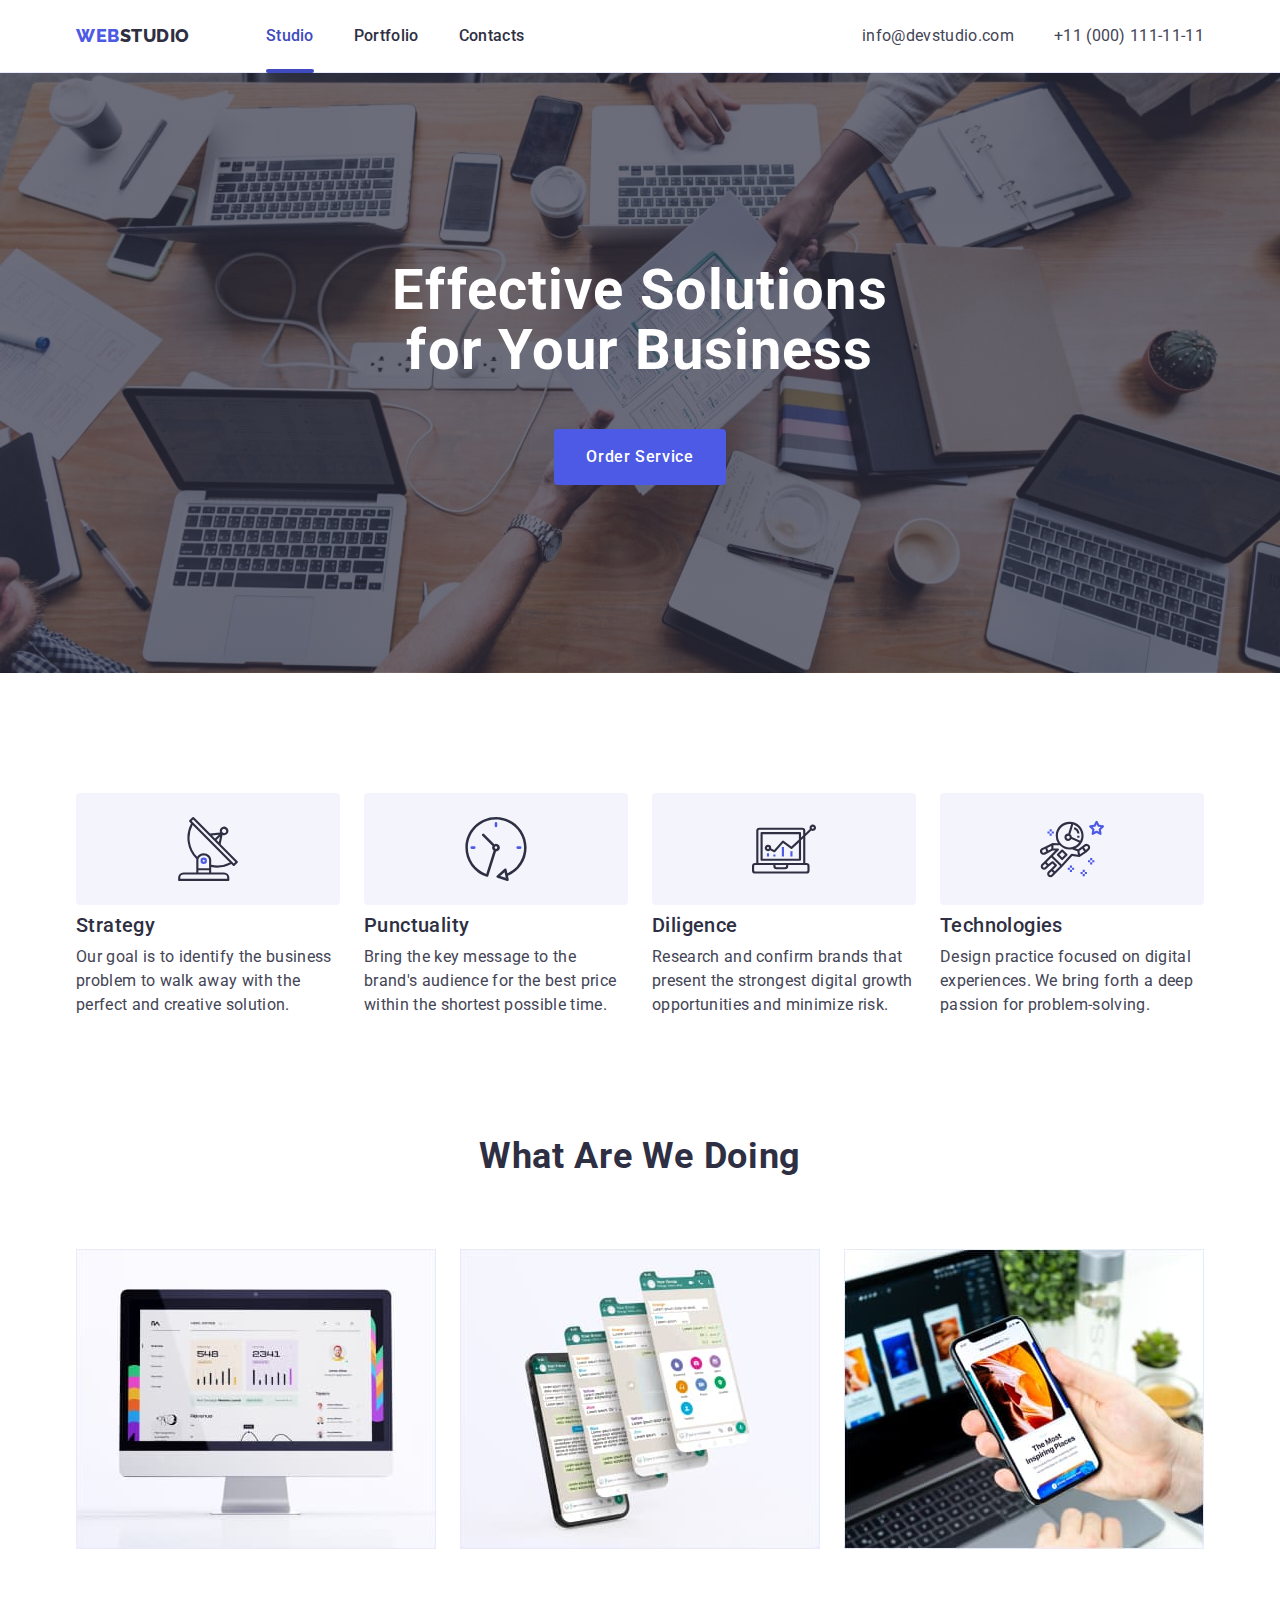
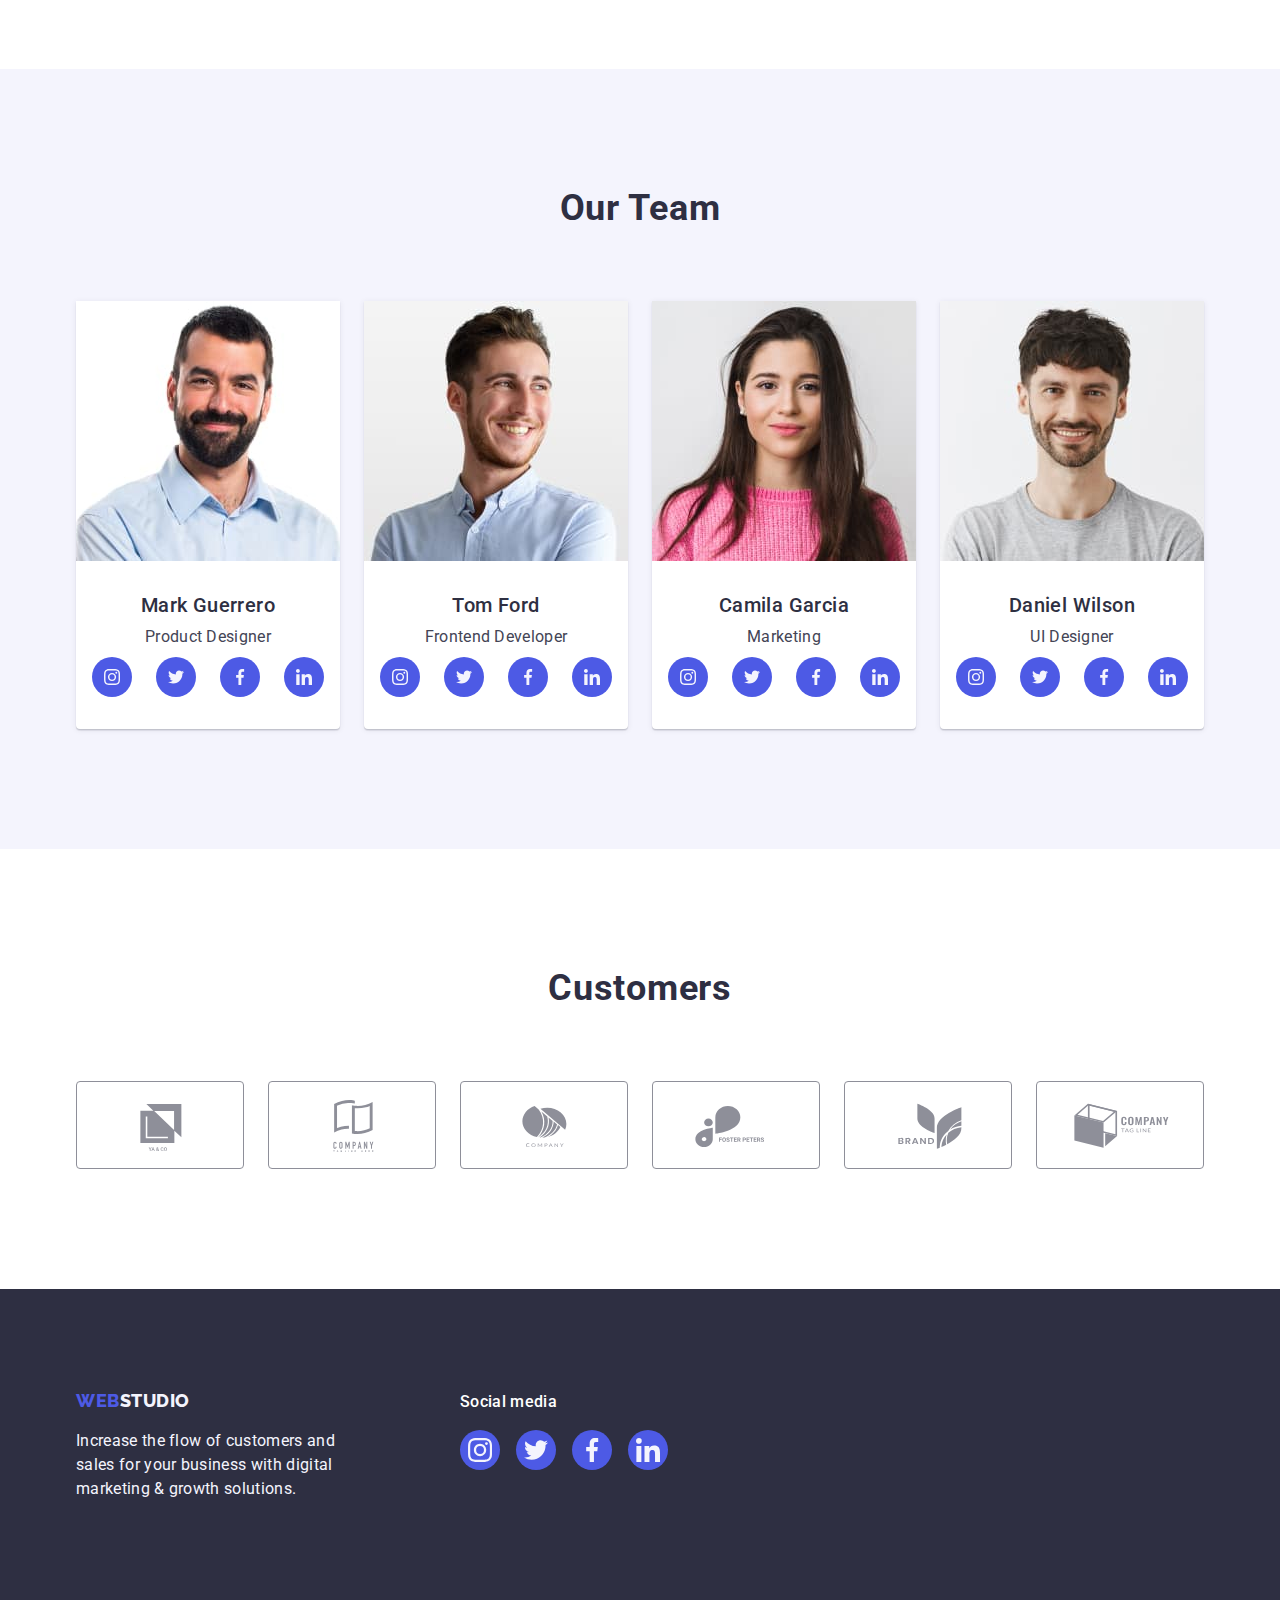
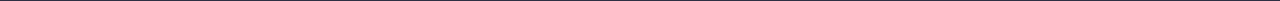
<file: index.html>
<!DOCTYPE html>
<html lang="en">
  <head>
    <meta charset="UTF-8" />
    <meta name="viewport" content="width=device-width, initial-scale=1.0" />
    <title>WebStudio - Effective Solutions for Your Business</title>
    <link rel="preconnect" href="https://fonts.googleapis.com" />
    <link rel="preconnect" href="https://fonts.gstatic.com" crossorigin />
    <link
      rel="stylesheet"
      href="https://fonts.googleapis.com/css2?family=Raleway:wght@800&family=Roboto:wght@400;500;700;900&display=swap"
    />
    <link
      rel="stylesheet"
      href="https://cdnjs.cloudflare.com/ajax/libs/modern-normalize/2.0.0/modern-normalize.min.css"
    />
    <link rel="stylesheet" href="./css/styles.css" />
  </head>
  <body>
    <!-- header -->
    <header class="header">
      <div class="container">
        <nav class="nav-container">
          <a class="logo" href="./index.html"
            >Web<span class="logo-studio">Studio</span></a
          >
          <ul class="nav-list">
            <li>
              <a class="nav-link current" href="./index.html">Studio</a>
            </li>
            <li>
              <a class="nav-link" href="./portfolio.html">Portfolio</a>
            </li>
            <li><a class="nav-link" href="">Contacts</a></li>
          </ul>
        </nav>
        <address class="contacts">
          <ul class="contacts-list">
            <li>
              <a class="contacts-link" href="mailto:info@devstudio.com"
                >info@devstudio.com</a
              >
            </li>
            <li>
              <a class="contacts-link" href="tel:+110001111111"
                >+11 (000) 111-11-11</a
              >
            </li>
          </ul>
        </address>
      </div>
    </header>
    <main>
      <!-- hero -->
      <section class="hero">
        <div class="container">
          <h1 class="hero-title">Effective Solutions for Your Business</h1>
          <button class="hero-button" type="button" data-modal-open>
            Order Service
          </button>
        </div>
      </section>
      <!-- features -->
      <section class="features-section">
        <div class="container">
          <h2 class="visually-hidden">Features</h2>
          <ul class="features-list">
            <li>
              <div class="features-image">
                <svg width="64" height="64">
                  <use href="./images/icons.svg#icon-antenna"></use>
                </svg>
              </div>
              <h3 class="section-subtitle">Strategy</h3>
              <p class="section-text">
                Our goal is to identify the business problem to walk away with
                the perfect and creative solution.
              </p>
            </li>
            <li>
              <div class="features-image">
                <svg width="64" height="64">
                  <use href="./images/icons.svg#icon-clock"></use>
                </svg>
              </div>
              <h3 class="section-subtitle">Punctuality</h3>
              <p class="section-text">
                Bring the key message to the brand's audience for the best price
                within the shortest possible time.
              </p>
            </li>
            <li>
              <div class="features-image">
                <svg width="64" height="64">
                  <use href="./images/icons.svg#icon-diagram"></use>
                </svg>
              </div>
              <h3 class="section-subtitle">Diligence</h3>
              <p class="section-text">
                Research and confirm brands that present the strongest digital
                growth opportunities and minimize risk.
              </p>
            </li>
            <li>
              <div class="features-image">
                <svg width="64" height="64">
                  <use href="./images/icons.svg#icon-astronaut"></use>
                </svg>
              </div>
              <h3 class="section-subtitle">Technologies</h3>
              <p class="section-text">
                Design practice focused on digital experiences. We bring forth a
                deep passion for problem-solving.
              </p>
            </li>
          </ul>
        </div>
      </section>
      <!-- services -->
      <section class="services-section">
        <div class="container">
          <h2 class="section-title">What are we doing</h2>
          <ul class="services-list">
            <li>
              <img
                src="./images/services-1.jpg"
                alt="Web application on computer monitor"
                width="360"
              />
            </li>
            <li>
              <img
                src="./images/services-2.jpg"
                alt="Mobile application on four phones"
                width="360"
              />
            </li>
            <li>
              <img
                src="./images/services-3.jpg"
                alt="Phone in man's hand"
                width="360"
              />
            </li>
          </ul>
        </div>
      </section>
      <!-- team -->
      <section class="team-section">
        <div class="container">
          <h2 class="section-title">Our Team</h2>
          <ul class="team-list">
            <li class="team-card">
              <img
                src="./images/team-1.jpg"
                alt="Photo of the product designer"
                width="264"
              />
              <div class="team-card-container">
                <h3 class="section-subtitle">Mark Guerrero</h3>
                <p class="section-text">Product Designer</p>
                <ul class="social-list">
                  <li class="social-item">
                    <a
                      class="social-link"
                      href="https://www.instagram.com/"
                      target="_blank"
                    >
                      <svg width="16" height="16" class="social-icon">
                        <use href="./images/icons.svg#icon-instagram"></use>
                      </svg>
                    </a>
                  </li>
                  <li class="social-item">
                    <a
                      class="social-link"
                      href="https://twitter.com/"
                      target="_blank"
                    >
                      <svg width="16" height="16" class="social-icon">
                        <use href="./images/icons.svg#icon-twitter"></use>
                      </svg>
                    </a>
                  </li>
                  <li class="social-item">
                    <a
                      class="social-link"
                      href="https://www.facebook.com/"
                      target="_blank"
                    >
                      <svg width="16" height="16" class="social-icon">
                        <use href="./images/icons.svg#icon-facebook"></use>
                      </svg>
                    </a>
                  </li>
                  <li class="social-item">
                    <a
                      class="social-link"
                      href="https://www.linkedin.com/"
                      target="_blank"
                    >
                      <svg width="16" height="16" class="social-icon">
                        <use href="./images/icons.svg#icon-linkedin"></use>
                      </svg>
                    </a>
                  </li>
                </ul>
              </div>
            </li>
            <li class="team-card">
              <img
                src="./images/team-2.jpg"
                alt="Photo of the frontend developer"
                width="264"
              />
              <div class="team-card-container">
                <h3 class="section-subtitle">Tom Ford</h3>
                <p class="section-text">Frontend Developer</p>
                <ul class="social-list">
                  <li class="social-item">
                    <a
                      class="social-link"
                      href="https://www.instagram.com/"
                      target="_blank"
                    >
                      <svg width="16" height="16" class="social-icon">
                        <use href="./images/icons.svg#icon-instagram"></use>
                      </svg>
                    </a>
                  </li>
                  <li class="social-item">
                    <a
                      class="social-link"
                      href="https://twitter.com/"
                      target="_blank"
                    >
                      <svg width="16" height="16" class="social-icon">
                        <use href="./images/icons.svg#icon-twitter"></use>
                      </svg>
                    </a>
                  </li>
                  <li class="social-item">
                    <a
                      class="social-link"
                      href="https://www.facebook.com/"
                      target="_blank"
                    >
                      <svg width="16" height="16" class="social-icon">
                        <use href="./images/icons.svg#icon-facebook"></use>
                      </svg>
                    </a>
                  </li>
                  <li class="social-item">
                    <a
                      class="social-link"
                      href="https://www.linkedin.com/"
                      target="_blank"
                    >
                      <svg width="16" height="16" class="social-icon">
                        <use href="./images/icons.svg#icon-linkedin"></use>
                      </svg>
                    </a>
                  </li>
                </ul>
              </div>
            </li>
            <li class="team-card">
              <img
                src="./images/team-3.jpg"
                alt="Photo of the marketer"
                width="264"
              />
              <div class="team-card-container">
                <h3 class="section-subtitle">Camila Garcia</h3>
                <p class="section-text">Marketing</p>
                <ul class="social-list">
                  <li class="social-item">
                    <a
                      class="social-link"
                      href="https://www.instagram.com/"
                      target="_blank"
                    >
                      <svg width="16" height="16" class="social-icon">
                        <use href="./images/icons.svg#icon-instagram"></use>
                      </svg>
                    </a>
                  </li>
                  <li class="social-item">
                    <a
                      class="social-link"
                      href="https://twitter.com/"
                      target="_blank"
                    >
                      <svg width="16" height="16" class="social-icon">
                        <use href="./images/icons.svg#icon-twitter"></use>
                      </svg>
                    </a>
                  </li>
                  <li class="social-item">
                    <a
                      class="social-link"
                      href="https://www.facebook.com/"
                      target="_blank"
                    >
                      <svg width="16" height="16" class="social-icon">
                        <use href="./images/icons.svg#icon-facebook"></use>
                      </svg>
                    </a>
                  </li>
                  <li class="social-item">
                    <a
                      class="social-link"
                      href="https://www.linkedin.com/"
                      target="_blank"
                    >
                      <svg width="16" height="16" class="social-icon">
                        <use href="./images/icons.svg#icon-linkedin"></use>
                      </svg>
                    </a>
                  </li>
                </ul>
              </div>
            </li>
            <li class="team-card">
              <img
                src="./images/team-4.jpg"
                alt="Photo of the UI designer"
                width="264"
              />
              <div class="team-card-container">
                <h3 class="section-subtitle">Daniel Wilson</h3>
                <p class="section-text">UI Designer</p>
                <ul class="social-list">
                  <li class="social-item">
                    <a
                      class="social-link"
                      href="https://www.instagram.com/"
                      target="_blank"
                    >
                      <svg width="16" height="16" class="social-icon">
                        <use href="./images/icons.svg#icon-instagram"></use>
                      </svg>
                    </a>
                  </li>
                  <li class="social-item">
                    <a
                      class="social-link"
                      href="https://twitter.com/"
                      target="_blank"
                    >
                      <svg width="16" height="16" class="social-icon">
                        <use href="./images/icons.svg#icon-twitter"></use>
                      </svg>
                    </a>
                  </li>
                  <li class="social-item">
                    <a
                      class="social-link"
                      href="https://www.facebook.com/"
                      target="_blank"
                    >
                      <svg width="16" height="16" class="social-icon">
                        <use href="./images/icons.svg#icon-facebook"></use>
                      </svg>
                    </a>
                  </li>
                  <li class="social-item">
                    <a
                      class="social-link"
                      href="https://www.linkedin.com/"
                      target="_blank"
                    >
                      <svg width="16" height="16" class="social-icon">
                        <use href="./images/icons.svg#icon-linkedin"></use>
                      </svg>
                    </a>
                  </li>
                </ul>
              </div>
            </li>
          </ul>
        </div>
      </section>
      <!-- customers -->
      <section class="customers-section">
        <div class="container">
          <h2 class="section-title">Customers</h2>
          <ul class="customers-list">
            <li class="customers-item">
              <a href="" class="customers-link">
                <svg class="customers-icon" width="104" height="56">
                  <use href="./images/icons.svg#icon-client-1"></use>
                </svg>
              </a>
            </li>
            <li class="customers-item">
              <a href="" class="customers-link">
                <svg class="customers-icon" width="104" height="56">
                  <use href="./images/icons.svg#icon-client-2"></use>
                </svg>
              </a>
            </li>
            <li class="customers-item">
              <a href="" class="customers-link">
                <svg class="customers-icon" width="104" height="56">
                  <use href="./images/icons.svg#icon-client-3"></use>
                </svg>
              </a>
            </li>
            <li class="customers-item">
              <a href="" class="customers-link">
                <svg class="customers-icon" width="104" height="56">
                  <use href="./images/icons.svg#icon-client-4"></use>
                </svg>
              </a>
            </li>
            <li class="customers-item">
              <a href="" class="customers-link">
                <svg class="customers-icon" width="104" height="56">
                  <use href="./images/icons.svg#icon-client-5"></use>
                </svg>
              </a>
            </li>
            <li class="customers-item">
              <a href="" class="customers-link">
                <svg class="customers-icon" width="104" height="56">
                  <use href="./images/icons.svg#icon-client-6"></use>
                </svg>
              </a>
            </li>
          </ul>
        </div>
      </section>
    </main>
    <!-- footer -->
    <footer class="footer">
      <div class="container">
        <div class="footer-text">
          <a href="./index.html" class="logo"
            >Web<span class="logo-studio">Studio</span></a
          >
          <p>
            Increase the flow of customers and sales for your business with
            digital marketing & growth solutions.
          </p>
        </div>
        <div>
          <p class="social-text">Social media</p>
          <ul class="social-list">
            <li class="social-item">
              <a
                class="social-link"
                href="https://www.instagram.com/"
                target="_blank"
              >
                <svg width="24" height="24" class="social-icon">
                  <use href="./images/icons.svg#icon-instagram"></use>
                </svg>
              </a>
            </li>
            <li class="social-item">
              <a
                class="social-link"
                href="https://twitter.com/"
                target="_blank"
              >
                <svg width="24" height="24" class="social-icon">
                  <use href="./images/icons.svg#icon-twitter"></use>
                </svg>
              </a>
            </li>
            <li class="social-item">
              <a
                class="social-link"
                href="https://www.facebook.com/"
                target="_blank"
              >
                <svg width="24" height="24" class="social-icon">
                  <use href="./images/icons.svg#icon-facebook"></use>
                </svg>
              </a>
            </li>
            <li class="social-item">
              <a
                class="social-link"
                href="https://www.linkedin.com/"
                target="_blank"
              >
                <svg width="24" height="24" class="social-icon">
                  <use href="./images/icons.svg#icon-linkedin"></use>
                </svg>
              </a>
            </li>
          </ul>
        </div>
      </div>
    </footer>
    <div class="backdrop is-hidden" data-modal>
      <div class="modal">
        <button class="close-button" type="button" data-modal-close>
          <svg class="close-icon" width="8" height="8">
            <use href="./images/icons.svg#icon-close"></use>
          </svg>
        </button>
      </div>
    </div>
    <script src="./js/modal.js"></script>
  </body>
</html>
</file>
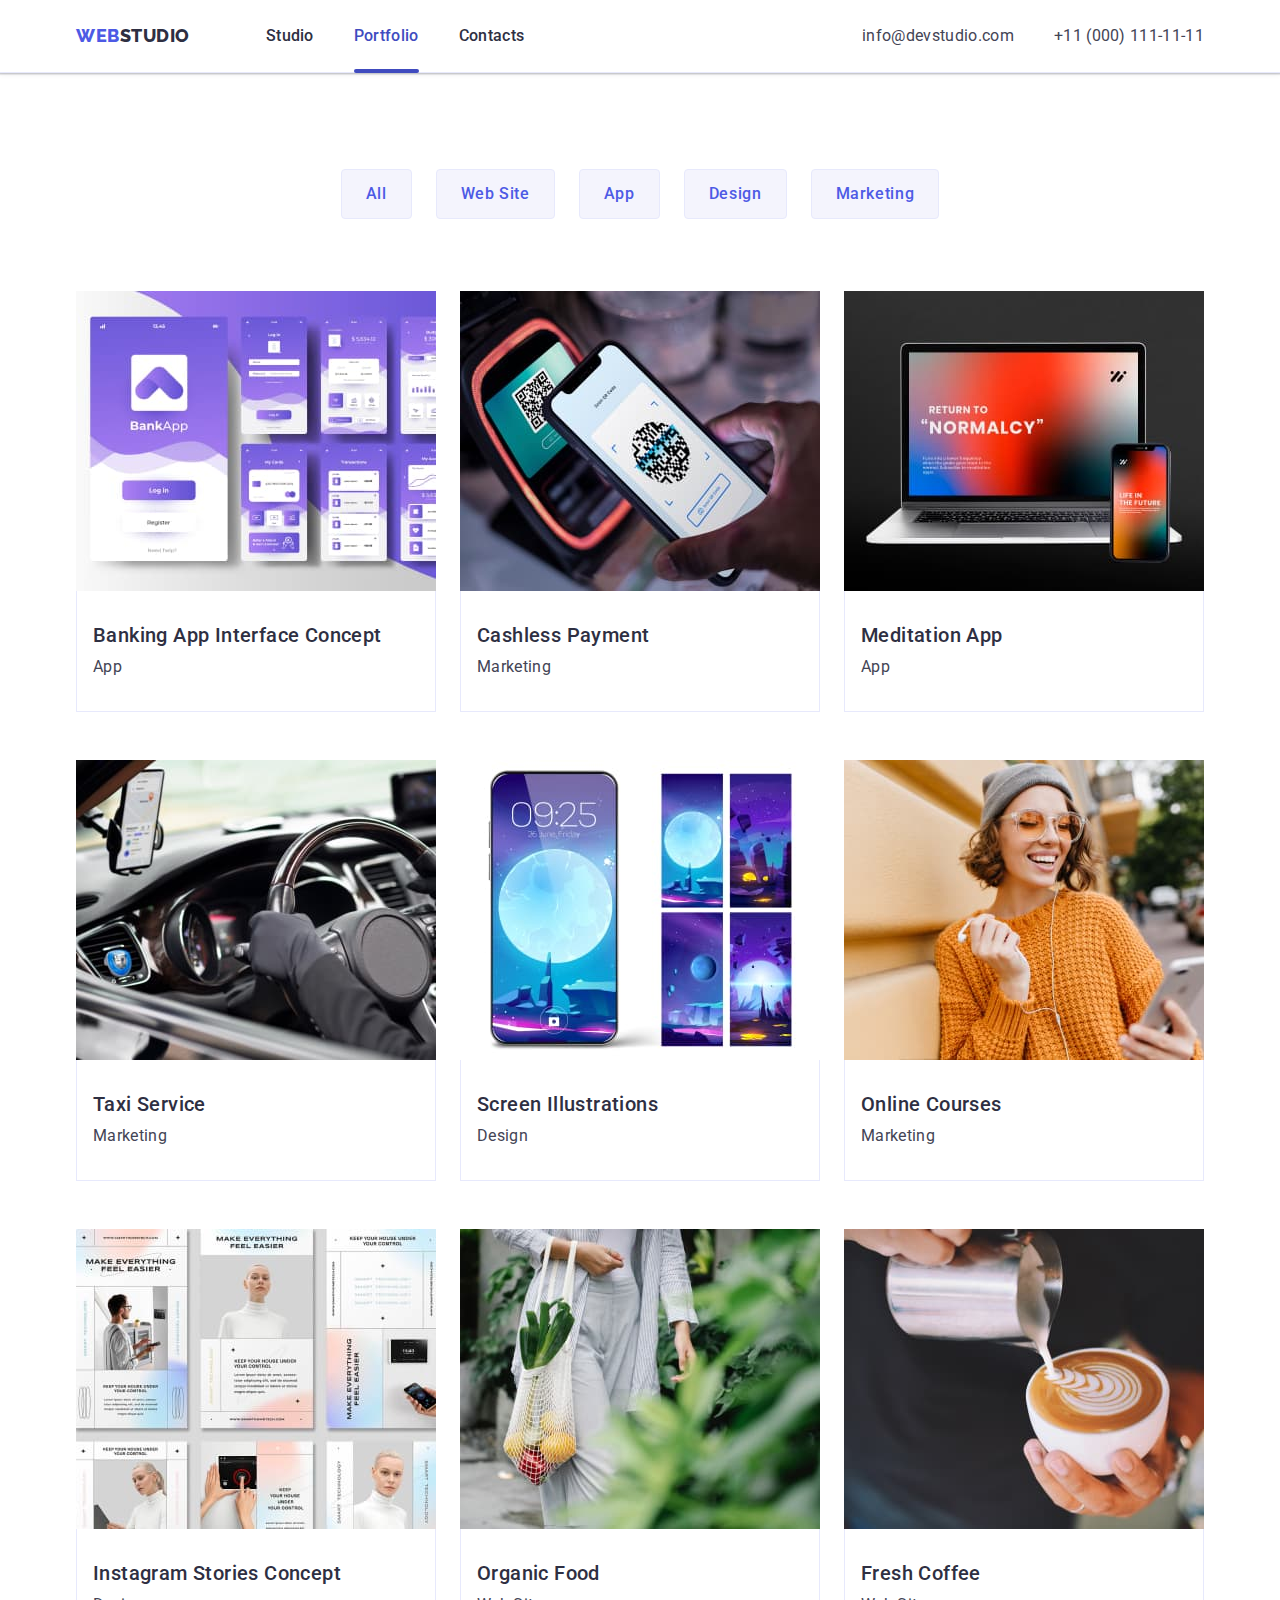
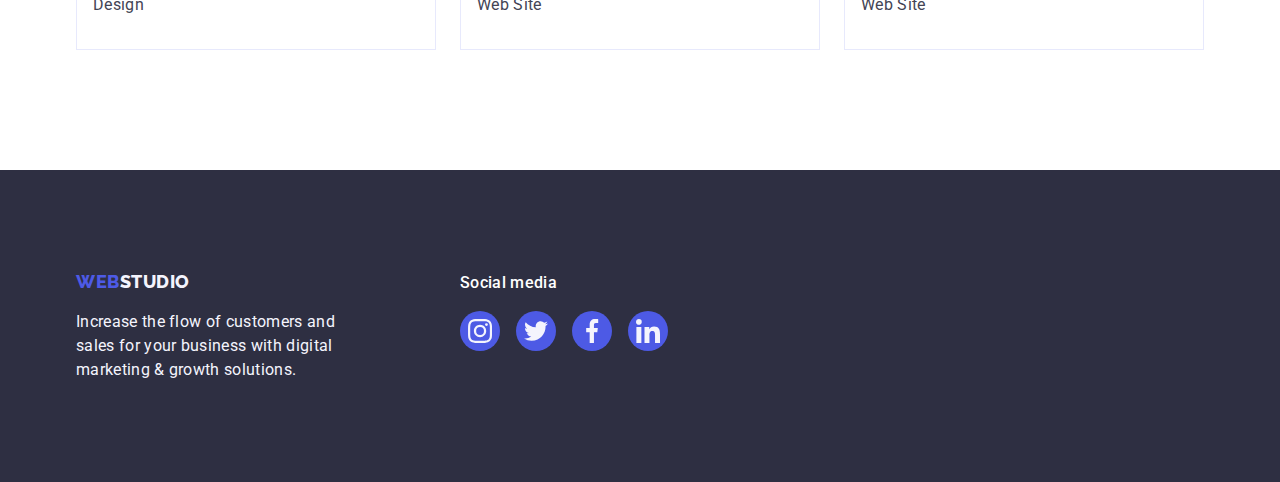
<file: portfolio.html>
<!DOCTYPE html>
<html lang="en">
  <head>
    <meta charset="UTF-8" />
    <meta name="viewport" content="width=device-width, initial-scale=1.0" />
    <title>WebStudio - Effective Solutions for Your Business</title>
    <link rel="preconnect" href="https://fonts.googleapis.com" />
    <link rel="preconnect" href="https://fonts.gstatic.com" crossorigin />
    <link
      rel="stylesheet"
      href="https://fonts.googleapis.com/css2?family=Raleway:wght@800&family=Roboto:wght@400;500;700;900&display=swap"
    />
    <link
      rel="stylesheet"
      href="https://cdnjs.cloudflare.com/ajax/libs/modern-normalize/2.0.0/modern-normalize.min.css"
    />
    <link rel="stylesheet" href="./css/styles.css" />
  </head>
  <body>
    <!-- header -->
    <header class="header">
      <div class="container">
        <nav class="nav-container">
          <a class="logo" href="./index.html"
            >Web<span class="logo-studio">Studio</span></a
          >
          <ul class="nav-list">
            <li>
              <a class="nav-link" href="./index.html">Studio</a>
            </li>
            <li>
              <a class="nav-link current" href="./portfolio.html">Portfolio</a>
            </li>
            <li><a class="nav-link" href="">Contacts</a></li>
          </ul>
        </nav>
        <address class="contacts">
          <ul class="contacts-list">
            <li>
              <a class="contacts-link" href="mailto:info@devstudio.com"
                >info@devstudio.com</a
              >
            </li>
            <li>
              <a class="contacts-link" href="tel:+110001111111"
                >+11 (000) 111-11-11</a
              >
            </li>
          </ul>
        </address>
      </div>
    </header>
    <main>
      <section class="portfolio-section">
        <div class="container">
          <h1 class="visually-hidden">Portfolio</h1>
          <ul class="portfolio-buttons">
            <li>
              <button class="portfolio-button" type="button">All</button>
            </li>
            <li>
              <button class="portfolio-button" type="button">Web Site</button>
            </li>
            <li>
              <button class="portfolio-button" type="button">App</button>
            </li>
            <li>
              <button class="portfolio-button" type="button">Design</button>
            </li>
            <li>
              <button class="portfolio-button" type="button">Marketing</button>
            </li>
          </ul>

          <ul class="portfolio-list">
            <li class="portfolio-item">
              <a class="portfolio-link" href="">
                <div class="overlay-wrapper">
                  <img
                    src="./images/portfolio-1.jpg"
                    alt="Banking app screenshots"
                    width="360"
                  />
                  <p class="overlay">
                    14 Stylish and User-Friendly App Design Concepts · Task
                    Manager App · Calorie Tracker App · Exotic Fruit Ecommerce
                    App · Cloud Storage App
                  </p>
                </div>
                <div class="portfolio-card-container">
                  <h2 class="section-subtitle">
                    Banking App Interface Concept
                  </h2>
                  <p class="section-text">App</p>
                </div>
              </a>
            </li>
            <li class="portfolio-item">
              <a class="portfolio-link" href="">
                <div class="overlay-wrapper">
                  <img
                    src="./images/portfolio-2.jpg"
                    alt="Payment with QR-code"
                    width="360"
                  />
                  <p class="overlay">
                    14 Stylish and User-Friendly App Design Concepts · Task
                    Manager App · Calorie Tracker App · Exotic Fruit Ecommerce
                    App · Cloud Storage App
                  </p>
                </div>
                <div class="portfolio-card-container">
                  <h2 class="section-subtitle">Cashless Payment</h2>
                  <p class="section-text">Marketing</p>
                </div>
              </a>
            </li>
            <li class="portfolio-item">
              <a class="portfolio-link" href="">
                <div class="overlay-wrapper">
                  <img
                    src="./images/portfolio-3.jpg"
                    alt="Notebook and mobile phone"
                    width="360"
                  />
                  <p class="overlay">
                    14 Stylish and User-Friendly App Design Concepts · Task
                    Manager App · Calorie Tracker App · Exotic Fruit Ecommerce
                    App · Cloud Storage App
                  </p>
                </div>
                <div class="portfolio-card-container">
                  <h2 class="section-subtitle">Meditation App</h2>
                  <p class="section-text">App</p>
                </div>
              </a>
            </li>
            <li class="portfolio-item">
              <a class="portfolio-link" href="">
                <div class="overlay-wrapper">
                  <img
                    src="./images/portfolio-4.jpg"
                    alt="Man driving a car"
                    width="360"
                  />
                  <p class="overlay">
                    14 Stylish and User-Friendly App Design Concepts · Task
                    Manager App · Calorie Tracker App · Exotic Fruit Ecommerce
                    App · Cloud Storage App
                  </p>
                </div>
                <div class="portfolio-card-container">
                  <h2 class="section-subtitle">Taxi Service</h2>
                  <p class="section-text">Marketing</p>
                </div>
              </a>
            </li>
            <li class="portfolio-item">
              <a class="portfolio-link" href="">
                <div class="overlay-wrapper">
                  <img
                    src="./images/portfolio-5.jpg"
                    alt="Mobile phone and screenshots"
                    width="360"
                  />
                  <p class="overlay">
                    14 Stylish and User-Friendly App Design Concepts · Task
                    Manager App · Calorie Tracker App · Exotic Fruit Ecommerce
                    App · Cloud Storage App
                  </p>
                </div>
                <div class="portfolio-card-container">
                  <h2 class="section-subtitle">Screen Illustrations</h2>
                  <p class="section-text">Design</p>
                </div>
              </a>
            </li>
            <li class="portfolio-item">
              <a class="portfolio-link" href="">
                <div class="overlay-wrapper">
                  <img
                    src="./images/portfolio-6.jpg"
                    alt="Smiling girl looking on the phone"
                    width="360"
                  />
                  <p class="overlay">
                    14 Stylish and User-Friendly App Design Concepts · Task
                    Manager App · Calorie Tracker App · Exotic Fruit Ecommerce
                    App · Cloud Storage App
                  </p>
                </div>
                <div class="portfolio-card-container">
                  <h2 class="section-subtitle">Online Courses</h2>
                  <p class="section-text">Marketing</p>
                </div>
              </a>
            </li>
            <li class="portfolio-item">
              <a class="portfolio-link" href="">
                <div class="overlay-wrapper">
                  <img
                    src="./images/portfolio-7.jpg"
                    alt="Screenshots of instagram stories"
                    width="360"
                  />
                  <p class="overlay">
                    14 Stylish and User-Friendly App Design Concepts · Task
                    Manager App · Calorie Tracker App · Exotic Fruit Ecommerce
                    App · Cloud Storage App
                  </p>
                </div>
                <div class="portfolio-card-container">
                  <h2 class="section-subtitle">Instagram Stories Concept</h2>
                  <p class="section-text">Design</p>
                </div>
              </a>
            </li>
            <li class="portfolio-item">
              <a class="portfolio-link" href="">
                <div class="overlay-wrapper">
                  <img
                    src="./images/portfolio-8.jpg"
                    alt="Woman with a string bag of fruit"
                    width="360"
                  />
                  <p class="overlay">
                    14 Stylish and User-Friendly App Design Concepts · Task
                    Manager App · Calorie Tracker App · Exotic Fruit Ecommerce
                    App · Cloud Storage App
                  </p>
                </div>
                <div class="portfolio-card-container">
                  <h2 class="section-subtitle">Organic Food</h2>
                  <p class="section-text">Web Site</p>
                </div>
              </a>
            </li>
            <li class="portfolio-item">
              <a class="portfolio-link" href="">
                <div class="overlay-wrapper">
                  <img
                    src="./images/portfolio-9.jpg"
                    alt="The process of making coffee"
                    width="360"
                  />
                  <p class="overlay">
                    14 Stylish and User-Friendly App Design Concepts · Task
                    Manager App · Calorie Tracker App · Exotic Fruit Ecommerce
                    App · Cloud Storage App
                  </p>
                </div>
                <div class="portfolio-card-container">
                  <h2 class="section-subtitle">Fresh Coffee</h2>
                  <p class="section-text">Web Site</p>
                </div>
              </a>
            </li>
          </ul>
        </div>
      </section>
    </main>
    <!-- footer -->
    <footer class="footer">
      <div class="container">
        <div class="footer-text">
          <a href="./index.html" class="logo"
            >Web<span class="logo-studio">Studio</span></a
          >
          <p>
            Increase the flow of customers and sales for your business with
            digital marketing & growth solutions.
          </p>
        </div>
        <div>
          <p class="social-text">Social media</p>
          <ul class="social-list">
            <li class="social-item">
              <a
                class="social-link"
                href="https://www.instagram.com/"
                target="_blank"
              >
                <svg width="24" height="24" class="social-icon">
                  <use href="./images/icons.svg#icon-instagram"></use>
                </svg>
              </a>
            </li>
            <li class="social-item">
              <a
                class="social-link"
                href="https://twitter.com/"
                target="_blank"
              >
                <svg width="24" height="24" class="social-icon">
                  <use href="./images/icons.svg#icon-twitter"></use>
                </svg>
              </a>
            </li>
            <li class="social-item">
              <a
                class="social-link"
                href="https://www.facebook.com/"
                target="_blank"
              >
                <svg width="24" height="24" class="social-icon">
                  <use href="./images/icons.svg#icon-facebook"></use>
                </svg>
              </a>
            </li>
            <li class="social-item">
              <a
                class="social-link"
                href="https://www.linkedin.com/"
                target="_blank"
              >
                <svg width="24" height="24" class="social-icon">
                  <use href="./images/icons.svg#icon-linkedin"></use>
                </svg>
              </a>
            </li>
          </ul>
        </div>
      </div>
    </footer>
  </body>
</html>
</file>
<file: css/styles.css>
:root {
  --color-primary-brand: #4d5ae5;
  --color-pressed-state: #404bbf;
  --color-dark: #2e2f42;
  --color-success: #31d0aa;
  --color-text: #434455;
  --color-subtle-text: #8e8f99;
  --color-accent: #e7e9fc;
  --color-light: #f4f4fd;
  --color-modal-overlay: #2e2f42;
  --color-hero-background: #2e2f42;
  --color-white-background: #ffffff;
  --color-modal-background: #fcfcfc;
  --shadow-button: 0px 2px 2px 0px rgba(0, 0, 0, 0.12),
    0px 2px 1px 0px rgba(0, 0, 0, 0.08), 0px 3px 1px 0px rgba(0, 0, 0, 0.1);
  --shadow-card: 0px 2px 1px 0px rgba(46, 47, 66, 0.08),
    0px 1px 1px 0px rgba(46, 47, 66, 0.16),
    0px 1px 6px 0px rgba(46, 47, 66, 0.08);
  --shadow-header: 0px 1px 6px 0px rgba(46, 47, 66, 0.08),
    0px 1px 1px 0px rgba(46, 47, 66, 0.16),
    0px 2px 1px 0px rgba(46, 47, 66, 0.08);
  --shadow-modal: 0px 2px 1px 0px rgba(0, 0, 0, 0.2),
    0px 1px 3px 0px rgba(0, 0, 0, 0.12), 0px 1px 1px 0px rgba(0, 0, 0, 0.14);
  --transition-time: 250ms;
  --transition-func: cubic-bezier(0.4, 0, 0.2, 1);
}

h1,
h2,
h3,
p {
  margin-top: 0;
  margin-bottom: 0;
}

ul {
  list-style-type: none;
  margin-top: 0;
  margin-bottom: 0;
  padding-left: 0;
}

a {
  text-decoration: none;
  color: inherit;
}

button {
  padding: 0;
  border: none;
  font-family: inherit;
  cursor: pointer;
}

img {
  display: block;
  max-width: 100%;
}

body {
  font-family: 'Roboto', sans-serif;
  font-size: 16px;
  line-height: 1.5;
  letter-spacing: 0.02em;
  color: var(--color-text);
  background-color: var(--color-white-background);
}

.container {
  width: 1158px;
  margin-left: auto;
  margin-right: auto;
  padding-left: 15px;
  padding-right: 15px;
}

.visually-hidden {
  position: absolute;
  width: 1px;
  height: 1px;
  margin: -1px;
  border: 0;
  padding: 0;
  white-space: nowrap;
  clip-path: inset(100%);
  clip: rect(0 0 0 0);
  overflow: hidden;
}

.section-title {
  margin-bottom: 72px;
  font-size: 36px;
  line-height: 1.11;
  letter-spacing: 0.02em;
  color: var(--color-dark);
  text-align: center;
  text-transform: capitalize;
}

.section-subtitle {
  margin-bottom: 8px;
  font-size: 20px;
  font-weight: 500;
  line-height: 1.2;
  letter-spacing: 0.02em;
  color: var(--color-dark);
}

.header {
  border-bottom: 1px solid var(--color-accent);
  box-shadow: var(--shadow-header);
}

.header .container {
  display: flex;
  justify-content: space-between;
}

.nav-container {
  display: flex;
  align-items: center;
}

.logo {
  display: inline-block;
  padding: 1.5px 0;
  text-transform: uppercase;
  font-family: 'Raleway', sans-serif;
  font-size: 18px;
  font-weight: 800;
  line-height: 1.17;
  letter-spacing: 0.03em;
  color: var(--color-primary-brand);
}

.logo-studio {
  color: var(--color-dark);
}

.header .logo {
  margin-right: 76px;
}

.nav-list {
  display: flex;
}

.nav-list > li:not(:last-child) {
  margin-right: 40px;
}

.nav-link {
  position: relative;
  display: block;
  padding: 24px 0;
  font-weight: 500;
  color: var(--color-dark);
  transition: color var(--transition-time) var(--transition-func);
}

.nav-link:hover,
.nav-link:focus,
.nav-link.current {
  color: var(--color-pressed-state);
}

.nav-link.current::after {
  content: '';
  position: absolute;
  bottom: -1px;
  left: 0;
  width: 100%;
  height: 4px;
  border-radius: 2px;
  background-color: var(--color-pressed-state);
}

.contacts {
  font-style: normal;
}

.contacts-list {
  display: flex;
}

.contacts-list > li:not(:last-child) {
  margin-right: 40px;
}

.contacts-link {
  display: block;
  padding: 24px 0;
  transition: color var(--transition-time) var(--transition-func);
}

.contacts-link:hover,
.contacts-link:focus {
  color: var(--color-pressed-state);
}

.hero {
  max-width: 1440px;
  margin: 0 auto;
  padding: 188px 0;
  background-color: var(--color-hero-background);
  background-image: linear-gradient(
      rgba(46, 47, 66, 0.7),
      rgba(46, 47, 66, 0.7)
    ),
    url(../images/hero-bg.jpg);
  background-repeat: no-repeat;
  background-position: center;
  background-size: cover;
}

.hero-title {
  max-width: 496px;
  margin: 0 auto 48px auto;
  text-align: center;
  font-size: 56px;
  line-height: 1.07;
  letter-spacing: 0.02em;
  color: var(--color-white-background);
}

.hero-button {
  display: block;
  min-width: 169px;
  margin: 0 auto;
  padding: 16px 32px;
  border-radius: 4px;
  font-size: 16px;
  font-weight: 500;
  line-height: 1.5;
  letter-spacing: 0.04em;
  color: var(--color-white-background);
  background-color: var(--color-primary-brand);
  transition: background-color var(--transition-time) var(--transition-func);
}

.hero-button:hover,
.hero-button:focus {
  background-color: var(--color-pressed-state);
}

.backdrop {
  position: fixed;
  width: 100vw;
  height: 100vh;
  top: 0;
  left: 0;
  opacity: 1;
  visibility: visible;
  pointer-events: all;
  background-color: rgba(46, 47, 66, 0.4);
  transition: opacity var(--transition-time) var(--transition-func),
    visibility var(--transition-time) var(--transition-func);
}

.backdrop.is-hidden {
  opacity: 0;
  visibility: hidden;
  pointer-events: none;
}

.backdrop.is-hidden .modal {
  opacity: 0;
  transform: translate(-50%, -50%) scale(3);
}

.modal {
  position: absolute;
  min-width: 408px;
  min-height: 584px;
  top: 50%;
  left: 50%;
  border-radius: 4px;
  background-color: var(--color-modal-background);
  box-shadow: var(--shadow-modal);
  opacity: 1;
  transform: translate(-50%, -50%) scale(1);
  transition: transform var(--transition-time) var(--transition-func);
}

.close-button {
  position: absolute;
  top: 24px;
  right: 24px;
  display: flex;
  width: 24px;
  height: 24px;
  align-items: center;
  justify-content: center;
  border-radius: 50%;
  border: 1px solid rgba(0, 0, 0, 0.1);
  background-color: var(--color-accent);
  transition: background-color var(--transition-time) var(--transition-func),
    border var(--transition-time) var(--transition-func);
}

.close-button:hover,
.close-button:focus {
  border: none;
  background-color: var(--color-pressed-state);
}

.close-icon {
  fill: var(--color-dark);
  transition: fill var(--transition-time) var(--transition-func);
}

.close-button:hover .close-icon,
.close-button:focus .close-icon {
  fill: var(--color-white-background);
}

.features-section {
  padding: 120px 0;
}

.features-list {
  display: flex;
}

.features-list > li {
  flex-basis: calc((100% - 3 * 24px) / 4);
}

.features-list > li:not(:last-child) {
  margin-right: 24px;
}

.features-image {
  display: flex;
  align-items: center;
  justify-content: center;
  height: 112px;
  margin-bottom: 8px;
  border-radius: 4px;
  background-color: var(--color-light);
}

.services-section {
  padding-bottom: 120px;
}

.services-list {
  display: flex;
}

.services-list > li {
  flex-basis: calc((100% - 2 * 24px) / 3);
}

.services-list > li:not(:last-child) {
  margin-right: 24px;
}

.team-section {
  padding: 120px 0;
  background-color: var(--color-light);
}

.team-list {
  display: flex;
}

.team-card {
  flex-basis: calc((100% - 3 * 24px) / 4);
  border-radius: 0px 0px 4px 4px;
  background-color: var(--color-white-background);
  box-shadow: var(--shadow-card);
}

.team-card:not(:last-child) {
  margin-right: 24px;
}

.team-card-container {
  padding: 32px 0;
  text-align: center;
}

.team-card-container .section-text {
  margin-bottom: 8px;
}

.social-list {
  display: flex;
  justify-content: center;
  gap: 24px;
}

.social-item {
  width: 40px;
  height: 40px;
}

.social-link {
  display: flex;
  justify-content: center;
  align-items: center;
  width: 100%;
  height: 100%;
  border-radius: 50%;
  background-color: var(--color-primary-brand);
  transition: background-color var(--transition-time) var(--transition-func);
}

.social-link:hover,
.social-link:focus {
  background-color: var(--color-pressed-state);
}

.social-icon {
  fill: var(--color-light);
}

.customers-section {
  padding: 120px 0;
}

.customers-list {
  display: flex;
  gap: 24px;
}

.customers-item {
  flex-basis: calc((100% - 120px) / 6);
  height: 88px;
}

.customers-link {
  display: flex;
  align-items: center;
  justify-content: center;
  width: 100%;
  height: 100%;
  border: 1px solid var(--color-subtle-text);
  border-radius: 4px;
  color: var(--color-subtle-text);
  transition: border-color var(--transition-time) var(--transition-func),
    color var(--transition-time) var(--transition-func);
}

.customers-link:hover,
.customers-link:focus {
  border-color: var(--color-pressed-state);
  color: var(--color-pressed-state);
}

.customers-icon {
  fill: currentColor;
}

.footer {
  padding: 100px 0;
  color: var(--color-light);
  background-color: var(--color-dark);
}

.footer > .container {
  display: flex;
  align-items: baseline;
}

.footer-text {
  flex-basis: 264px;
  margin-right: 120px;
}

.footer .logo {
  margin-bottom: 16px;
}

.footer .logo-studio {
  color: var(--color-light);
}

.social-text {
  margin-bottom: 16px;
  font-weight: 500;
  color: var(--color-white-background);
}

.footer .social-list {
  gap: 16px;
}

.footer .social-link:hover,
.footer .social-link:focus {
  background-color: var(--color-success);
}

.portfolio-section {
  padding: 96px 0 120px 0;
}

.portfolio-buttons {
  display: flex;
  justify-content: center;
  margin-bottom: 72px;
}

.portfolio-buttons li:not(:last-child) {
  margin-right: 24px;
}

.portfolio-button {
  padding: 12px 24px;
  border: 1px solid var(--color-accent);
  border-radius: 4px;
  font-size: 16px;
  font-weight: 500;
  line-height: 1.5;
  letter-spacing: 0.04em;
  color: var(--color-primary-brand);
  background-color: var(--color-light);
  transition-property: box-shadow, color, background-color, border-color;
  transition-duration: var(--transition-time);
  transition-timing-function: var(--transition-func);
}

.portfolio-button:hover,
.portfolio-button:focus {
  box-shadow: var(--shadow-button);
  color: var(--color-white-background);
  background-color: var(--color-pressed-state);
  border-color: transparent;
}

.portfolio-list {
  display: flex;
  flex-wrap: wrap;
}

.portfolio-item {
  flex-basis: calc((100% - 2 * 24px) / 3);
}

.portfolio-item:not(:nth-child(3n)) {
  margin-right: 24px;
}

.portfolio-item:not(:nth-last-child(-n + 3)) {
  margin-bottom: 48px;
}

.overlay-wrapper {
  position: relative;
  overflow: hidden;
}

.overlay {
  position: absolute;
  bottom: 0;
  left: 0;
  height: 100%;
  transform: translateY(100%);
  padding: 40px 32px;
  color: var(--color-light);
  background-color: var(--color-primary-brand);
  transition: transform var(--transition-time) var(--transition-func);
}

.portfolio-card-container {
  padding: 32px 16px;
  border: 1px solid var(--color-accent);
  border-top: none;
}

.portfolio-link {
  display: block;
  transition: box-shadow var(--transition-time) var(--transition-func);
}

.portfolio-link:hover,
.portfolio-link:focus {
  box-shadow: var(--shadow-card);
}

.portfolio-link:hover .overlay,
.portfolio-link:focus .overlay {
  transform: translateY(0%);
}
</file>
